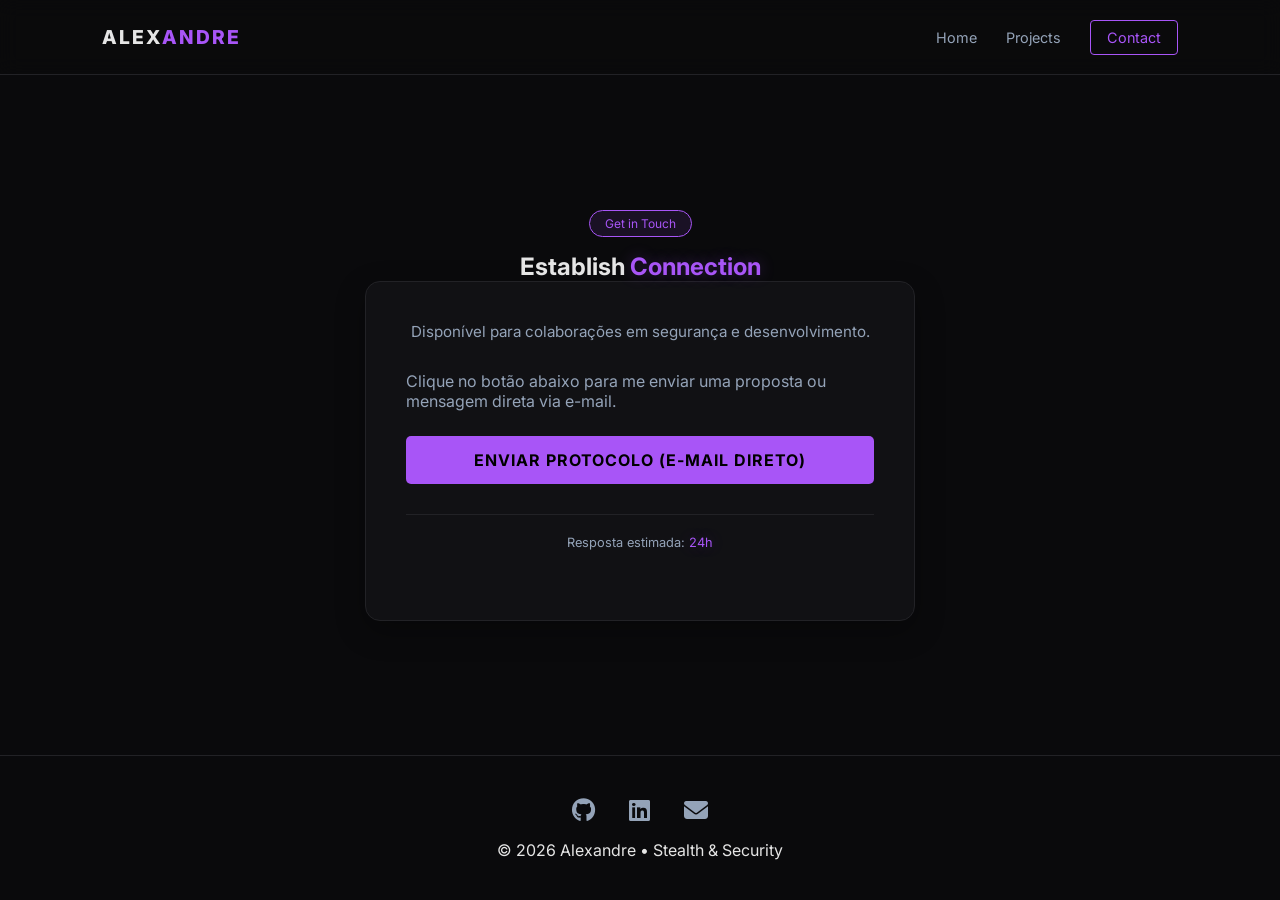
<file: contacto.html>
<!DOCTYPE html>
<html lang="pt-br">
<head>
    <meta charset="UTF-8">
    <meta name="viewport" content="width=device-width, initial-scale=1.0">
    <title>Contacto | Alexandre</title>
    <link href="https://fonts.googleapis.com/css2?family=Inter:wght@300;400;600&family=Fira+Code:wght@400;500&display=swap" rel="stylesheet">
    <link rel="stylesheet" href="https://cdnjs.cloudflare.com/ajax/libs/font-awesome/6.4.0/css/all.min.css">
    <link rel="stylesheet" href="contact.css">
    <link rel="shortcut icon" href="fotos/favicon-32.png" type="image/x-icon">
</head>
<body>

<header>
    <div class="logo">ALEX<span>ANDRE</span></div>
    <nav>
        <a href="index.html">Home</a>
        <a href="projectos.html">Projects</a>
        <a href="contact.html" class="nav-btn active active">Contact</a>
    </nav>
</header>

<div class="main-container">
    <section class="contact-section">
        <div class="badge">Get in Touch</div>
        <h2 class="section-title">Establish <span class="highlight">Connection</span></h2>
        
      <div class="contact-box">
    <p class="subtitle">Disponível para colaborações em segurança e desenvolvimento.</p>
    
    <div class="contact-methods">
        <p style="margin-bottom: 25px; color: var(--text-dim);">
            Clique no botão abaixo para me enviar uma proposta ou mensagem direta via e-mail.
        </p>
        
        <a href="mailto:alexandresjandre301@gmail.com?subject=Conexão%20Portfólio%20-%20[Teu%20Nome]&body=Olá%20Alexandre," 
           class="btn-primary" 
           style="text-decoration: none; display: inline-block; text-align: center; width: 100%;">
            Enviar Protocolo (E-mail Direto)
        </a>
    </div>

    <div style="margin-top: 30px; border-top: 1px solid var(--border); padding-top: 20px;">
        <p class="subtitle" style="font-size: 0.8rem;">Resposta estimada: <span class="highlight">24h</span></p>
    </div>
</div>
    </section>
</div>

<footer>
    <div class="social-links">
        <a href="https://github.com/Alexandre-Andre-301" target="_blank" title="GitHub"><i class="fab fa-github"></i></a>
        <a href="https://www.linkedin.com/in/alexandre-andr%C3%A9-058044294/" target="_blank" title="LinkedIn"><i class="fab fa-linkedin"></i></a>
        <a href="mailto:alexandresjandre301@gmail.com" title="Email"><i class="fas fa-envelope"></i></a>
    </div>
    <p>&copy; 2026 Alexandre • Stealth & Security</p>
</footer>

</body>
</html>
</file>
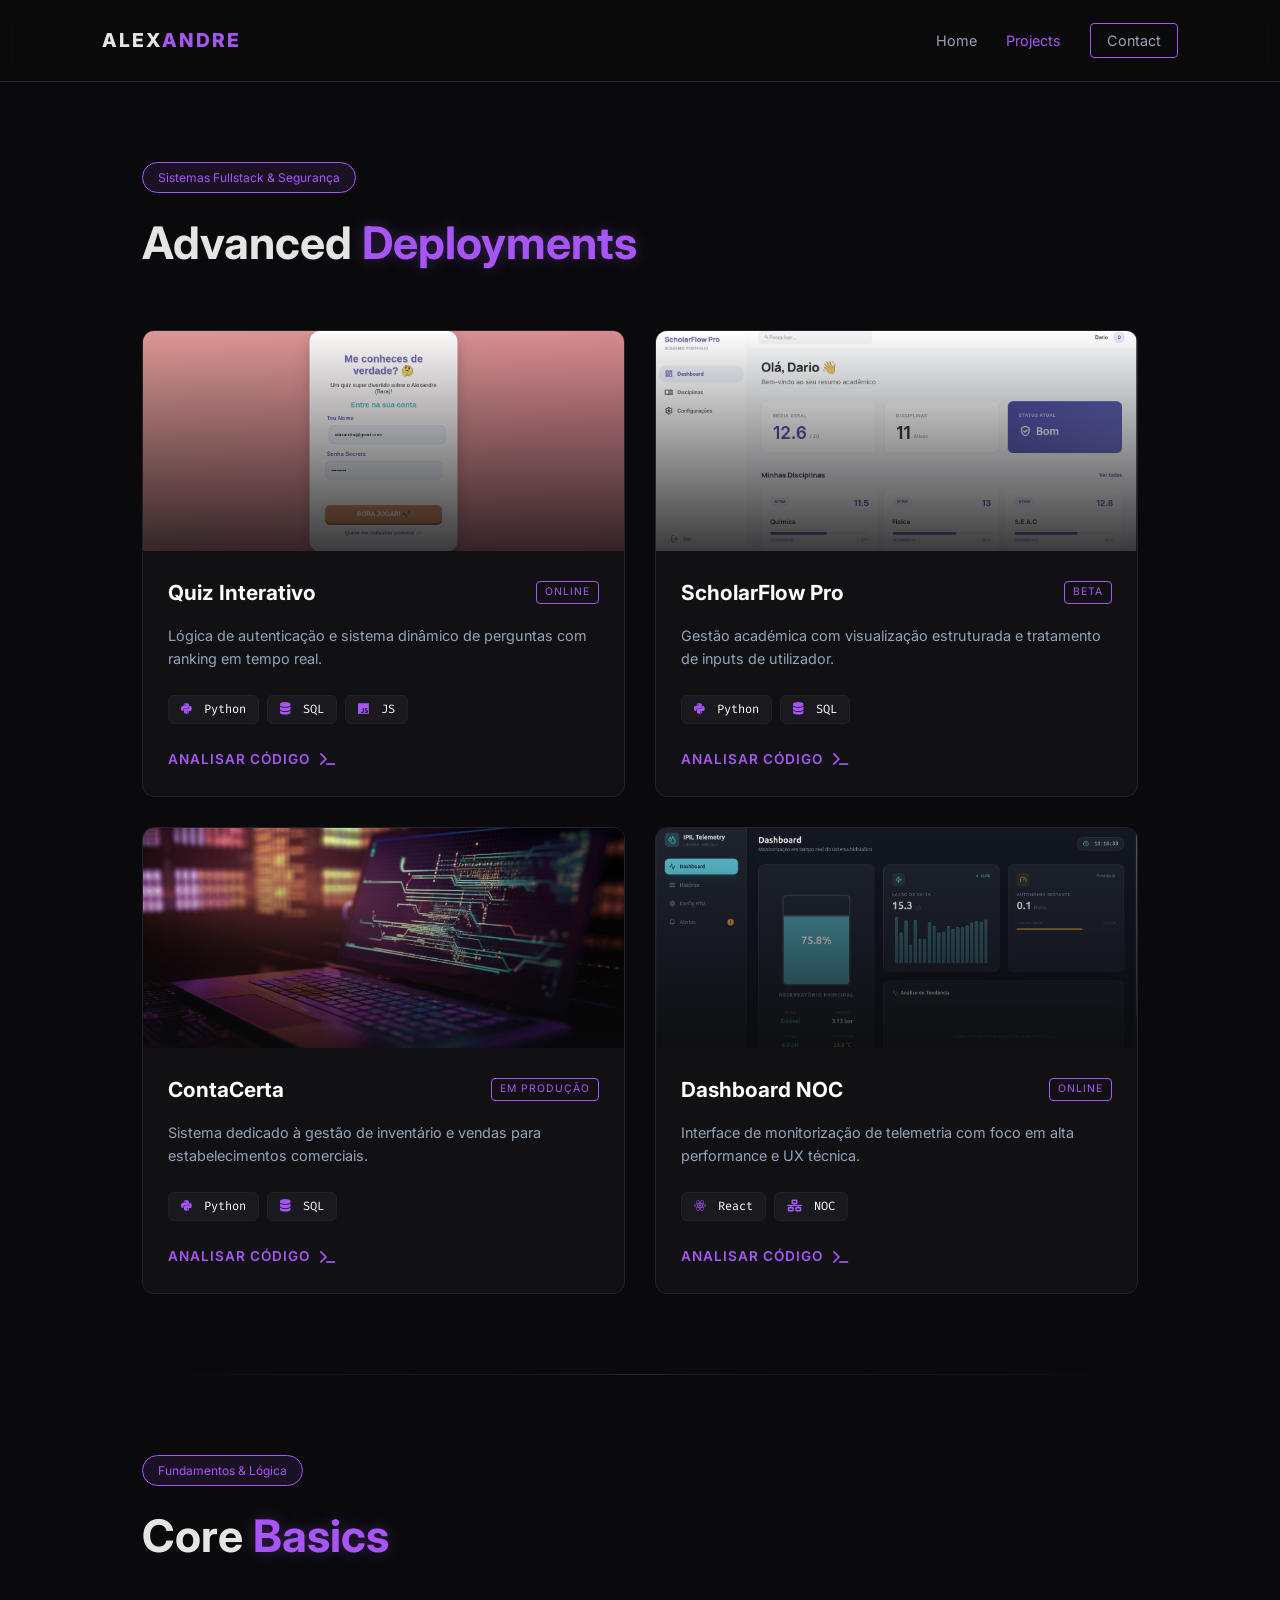
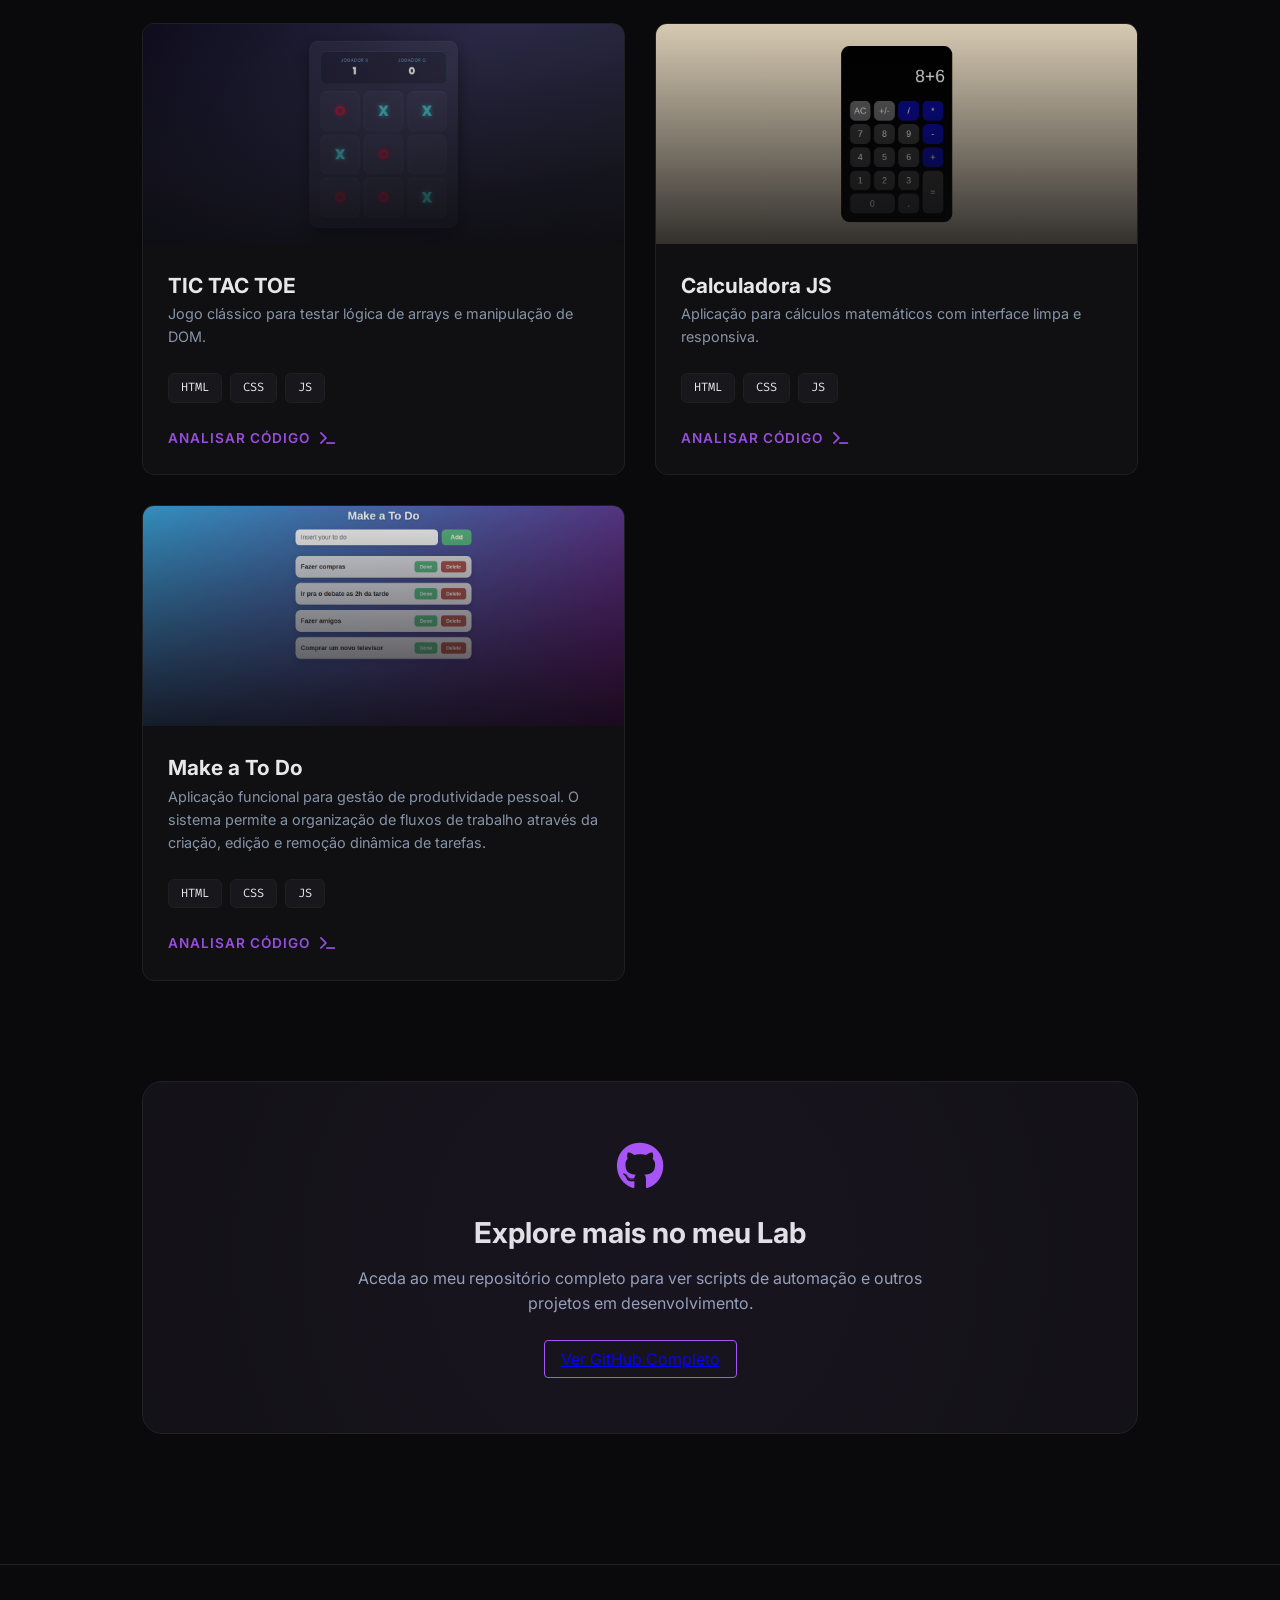
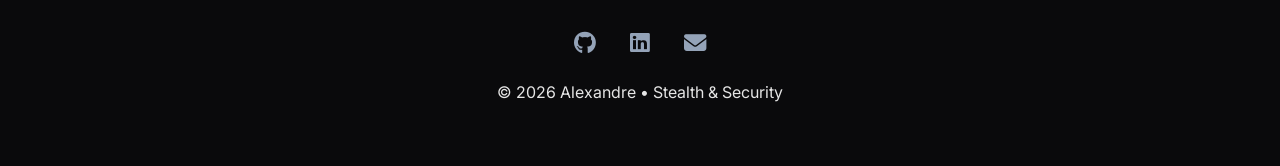
<file: projectos.html>
<!DOCTYPE html>
<html lang="pt-br">
<head>
    <meta charset="UTF-8">
    <meta name="viewport" content="width=device-width, initial-scale=1.0">
    <title>Projetos | Alexandre</title>
    <link href="https://fonts.googleapis.com/css2?family=Inter:wght@300;400;600&family=Fira+Code:wght@400;500&display=swap" rel="stylesheet">
    <link rel="stylesheet" href="https://cdnjs.cloudflare.com/ajax/libs/font-awesome/6.4.0/css/all.min.css">
    <link rel="stylesheet" href="projects.css">
    <link rel="shortcut icon" href="fotos/favicon-32.png" type="image/x-icon">
</head>
<body>

<header>
    <div class="logo">ALEX<span>ANDRE</span></div>
    <nav>
        <a href="index.html">Home</a>
        <a href="projects.html" class="active">Projects</a>
        <a href="contacto.html" class="nav-btn">Contact</a>
    </nav>
</header>

<main class="main-container">
    
    <section class="projects-category">
        <div class="badge">Sistemas Fullstack & Segurança</div>
        <h2 class="section-title">Advanced <span class="highlight">Deployments</span></h2>
        
        <div class="projects-grid">
            <div class="project-card">
                <div class="project-image">
                    <a href="https://how-much-you-know-me-1.onrender.com/login" target="_blank">
                        <img src="fotos/how much u know me.png" alt="Quiz Interativo">
                    </a>
                    <div class="image-overlay"></div>
                </div>
                <div class="project-info">
                    <div class="project-header">
                        <h3>Quiz Interativo</h3>
                        <span class="status">Online</span>
                    </div>
                    <p>Lógica de autenticação e sistema dinâmico de perguntas com ranking em tempo real.</p>
                    <div class="tags">
                        <span><i class="fab fa-python"></i> Python</span>
                        <span><i class="fas fa-database"></i> SQL</span>
                        <span><i class="fab fa-js"></i> JS</span>
                    </div>
                    <a href="https://github.com/Alexandre-Andre-301/How-Much-You-Know-Me" target="_blank" class="project-link">
                        Analisar Código <i class="fas fa-terminal"></i>
                    </a>
                </div>
            </div>

            <div class="project-card">
                <div class="project-image">
                    <a href="https://scholarflow-pro.onrender.com/login" target="_blank">
                        <img src="fotos/scholarflow-pro.png" alt="Sistema de Notas">
                    </a>
                    <div class="image-overlay"></div>
                </div>
                <div class="project-info">
                    <div class="project-header">
                        <h3>ScholarFlow Pro</h3>
                        <span class="status">Beta</span>
                    </div>
                    <p>Gestão académica com visualização estruturada e tratamento de inputs de utilizador.</p>
                    <div class="tags">
                        <span><i class="fab fa-python"></i> Python</span>
                        <span><i class="fas fa-database"></i> SQL</span>
                    </div>
                    <a href="https://github.com/Alexandre-Andre-301/ScholarFlow-Pro" target="_blank" class="project-link">
                        Analisar Código <i class="fas fa-terminal"></i>
                    </a>
                </div>
            </div>

            <div class="project-card">
                <div class="project-image">
                    <a href="https://github.com/Alexandre-Andre-301/ContaCerta" target="_blank">
                        <img src="fotos/em-producaojpg" alt="ContaCerta"> 
                    </a>
                    <div class="image-overlay"></div>
                </div>
                <div class="project-info">
                    <div class="project-header">
                        <h3>ContaCerta</h3>
                        <span class="status">Em Produção</span>
                    </div>
                    <p>Sistema dedicado à gestão de inventário e vendas para estabelecimentos comerciais.</p>
                    <div class="tags">
                        <span><i class="fab fa-python"></i> Python</span>
                        <span><i class="fas fa-database"></i> SQL</span>
                    </div>
                    <a href="https://github.com/Alexandre-Andre-301/ContaCerta" target="_blank" class="project-link">
                        Analisar Código <i class="fas fa-terminal"></i>
                    </a>
                </div>
            </div>

            <div class="project-card">
                <div class="project-image">
                    <a href="https://ipil-telemetry.netlify.app/" target="_blank">
                        <img src="fotos/ipil-telemetry.png" alt="Dashboard NOC">
                    </a>
                    <div class="image-overlay"></div>
                </div>
                <div class="project-info">
                    <div class="project-header">
                        <h3>Dashboard NOC</h3>
                        <span class="status">Online</span>
                    </div>
                    <p>Interface de monitorização de telemetria com foco em alta performance e UX técnica.</p>
                    <div class="tags">
                        <span><i class="fab fa-react"></i> React</span>
                        <span><i class="fas fa-network-wired"></i> NOC</span>
                    </div>
                    <a href="https://github.com/Alexandre-Andre-301/IPIL-Telecom" target="_blank" class="project-link">
                        Analisar Código <i class="fas fa-terminal"></i>
                    </a>
                </div>
            </div>
        </div>
    </section>

    <hr class="section-divider">

    <section class="projects-category">
        <div class="badge">Fundamentos & Lógica</div>
        <h2 class="section-title">Core <span class="highlight">Basics</span></h2>
        
        <div class="projects-grid">
            <div class="project-card basic-card">
                <div class="project-image small-img">
                    <a href="https://alexandre-andre-301.github.io/Tic-Tac-Toe/" target="_blank">
                        <img src="fotos/tic-tac-toe.png" alt="Tic Tac Toe">
                    </a>
                    <div class="image-overlay"></div>
                </div>
                <div class="project-info">
                    <h3>TIC TAC TOE</h3>
                    <p>Jogo clássico para testar lógica de arrays e manipulação de DOM.</p>
                    <div class="tags">
                       <span>HTML</span><span>CSS</span><span>JS</span>
                    </div>
                    <a href="https://github.com/Alexandre-Andre-301/Tic-Tac-Toe" target="_blank" class="project-link">
                        Analisar Código <i class="fas fa-terminal"></i>
                    </a>
                </div>
            </div>

            <div class="project-card basic-card">
                <div class="project-image small-img">
                    <a href="https://alexandre-andre-301.github.io/Calcluladora/" target="_blank">
                        <img src="fotos/calculadora.png" alt="Calculadora">
                    </a>
                    <div class="image-overlay"></div>
                </div>
                <div class="project-info">
                    <h3>Calculadora JS</h3>
                    <p>Aplicação para cálculos matemáticos com interface limpa e responsiva.</p>
                    <div class="tags">
                        <span>HTML</span><span>CSS</span><span>JS</span>
                    </div>
                    <a href="https://github.com/Alexandre-Andre-301/Calcluladora" target="_blank" class="project-link">
                        Analisar Código <i class="fas fa-terminal"></i>
                    </a>
                </div>
            </div>

             <div class="project-card basic-card">
                <div class="project-image small-img">
                    <a href="https://alexandre-andre-301.github.io/To_do/" target="_blank">
                        <img src="fotos/todo.png" alt="Calculadora">
                    </a>
                    <div class="image-overlay"></div>
                </div>
                <div class="project-info">
                    <h3>Make a To Do </h3>
                    <p>Aplicação funcional para gestão de produtividade pessoal. O sistema permite a organização de fluxos de trabalho através da criação, edição e remoção dinâmica de tarefas.</p>
                    <div class="tags">
                        <span>HTML</span><span>CSS</span><span>JS</span>
                    </div>
                    <a href="https://github.com/Alexandre-Andre-301/To_do" target="_blank" class="project-link">
                        Analisar Código <i class="fas fa-terminal"></i>
                    </a>
                </div>
            </div>

        </div>
    </section>

    <section class="github-cta">
        <div class="cta-content">
            <i class="fab fa-github github-big-icon"></i>
            <h3>Explore mais no meu Lab</h3>
            <p>Aceda ao meu repositório completo para ver scripts de automação e outros projetos em desenvolvimento.</p>
            <a href="https://github.com/Alexandre-Andre-301" target="_blank" class="nav-btn">Ver GitHub Completo</a>
        </div>
    </section>

</main>

 

<footer>
    <div class="social-links">
        <a href="https://github.com/Alexandre-Andre-301" target="_blank"><i class="fab fa-github"></i></a>
        <a href="https://www.linkedin.com/in/alexandre-andr%C3%A9-058044294/" target="_blank"><i class="fab fa-linkedin"></i></a>
        <a href="mailto:alexandresjandre301@gmail.com"><i class="fas fa-envelope"></i></a>
    </div>
    <p>&copy; 2026 Alexandre • Stealth & Security</p>
</footer>
</body>
</html>
</file>
<file: contact.css>
:root {
    --bg-color: #0a0a0c;
    --card-bg: #111114;
    --primary: #a855f7;
    --text-main: #e5e5e5;
    --text-dim: #94a3b8;
    --border: #222226;
    --transition: all 0.3s ease;
}

* {
    margin: 0;
    padding: 0;
    box-sizing: border-box;
}

body {
    background-color: var(--bg-color);
    color: var(--text-main);
    font-family: 'Inter', sans-serif;
    min-height: 100vh;
    display: flex;
    flex-direction: column;
}

header {
    display: flex;
    justify-content: space-between;
    align-items: center;
    padding: 25px 8%;
    border-bottom: 1px solid var(--border);
    background: rgba(10, 10, 12, 0.8);
    backdrop-filter: blur(10px);
}

.logo {
    font-weight: 800;
    letter-spacing: 2px;
    font-size: 1.2rem;
}

.logo span {
    color: var(--primary);
}

nav a {
    margin-left: 25px;
    text-decoration: none;
    color: var(--text-dim);
    font-size: 0.9rem;
    transition: var(--transition);
}

.nav-btn { border: 1px solid var(--primary); padding: 8px 16px; border-radius: 4px; }
.active { color: var(--primary); border-color: var(--primary); }
nav a:hover, .active { color: var(--primary); }
nav a {
    margin-left: 25px;
    text-decoration: none;
    color: var(--text-dim);
    font-size: 0.9rem;
    transition: var(--transition);
}

.main-container {
    flex: 1;
    display: flex;
    justify-content: center;
    align-items: center;
    padding: 40px 20px;
    animation: fadeIn 1s ease-out;
}

.contact-section {
    width: 100%;
    max-width: 550px;
    text-align: center;
}

.badge {
    display: inline-block;
    padding: 5px 15px;
    background: rgba(168, 85, 247, 0.1);
    border: 1px solid var(--primary);
    border-radius: 20px;
    font-size: 0.75rem;
    color: var(--primary);
    margin-bottom: 15px;
}

.highlight { color: var(--primary); text-shadow: 0 0 15px rgba(168, 85, 247, 0.3); }

.contact-box {
    background: var(--card-bg);
    padding: 40px;
    border-radius: 15px;
    border: 1px solid var(--border);
    text-align: left;
    box-shadow: 0 10px 30px rgba(0,0,0,0.3);
}

.subtitle {
    color: var(--text-dim);
    margin-bottom: 30px;
    font-size: 0.95rem;
    text-align: center;
}

.input-group {
    position: relative;
    margin-bottom: 30px;
}

.input-group input, 
.input-group textarea {
    width: 100%;
    padding: 12px 5px;
    background: transparent;
    border: none;
    border-bottom: 1px solid var(--border);
    color: #fff;
    font-size: 1rem;
    outline: none;
    transition: var(--transition);
}

.input-group textarea { height: 100px; resize: none; }

.input-group label {
    position: absolute;
    left: 5px;
    top: 12px;
    color: var(--text-dim);
    pointer-events: none;
    transition: 0.3s;
}

/* Animação do Label */
.input-group input:focus ~ label,
.input-group input:not(:placeholder-shown) ~ label,
.input-group textarea:focus ~ label,
.input-group textarea:not(:placeholder-shown) ~ label {
    top: -15px;
    font-size: 0.8rem;
    color: var(--primary);
}

.bar {
    position: absolute;
    bottom: 0;
    left: 0;
    width: 0;
    height: 2px;
    background: var(--primary);
    transition: 0.4s;
}

.input-group input:focus ~ .bar,
.input-group textarea:focus ~ .bar {
    width: 100%;
}

/* BOTÃO */
.btn-primary {
    width: 100%;
    background: var(--primary);
    color: #000;
    padding: 14px;
    border: none;
    border-radius: 5px;
    font-weight: 700;
    cursor: pointer;
    transition: var(--transition);
    text-transform: uppercase;
    letter-spacing: 1px;
}

.btn-primary:hover {
    transform: translateY(-3px);
    box-shadow: 0 5px 15px rgba(168, 85, 247, 0.4);
}

/* FOOTER COM ÍCONES */
footer {
    text-align: center;
    padding: 40px 20px;
    border-top: 1px solid var(--border);
}

.social-links {
    margin-bottom: 15px;
}

.social-links a {
    color: var(--text-dim);
    font-size: 1.5rem;
    margin: 0 15px;
    transition: var(--transition);
}

.social-links a:hover {
    color: var(--primary);
    transform: translateY(-3px);
    display: inline-block;
}

@keyframes fadeIn {
    from { opacity: 0; transform: translateY(10px); }
    to { opacity: 1; transform: translateY(0); }
}
</file>
<file: projects.css>
:root {
    --bg-color: #0a0a0c;
    --card-bg: #111114;
    --primary: #a855f7;
    --text-main: #e5e5e5;
    --text-dim: #94a3b8;
    --border: #222226;
    --transition: all 0.4s cubic-bezier(0.165, 0.84, 0.44, 1);
}

* { margin: 0; padding: 0; box-sizing: border-box; }

body {
    background-color: var(--bg-color);
    color: var(--text-main);
    font-family: 'Inter', sans-serif;
    line-height: 1.6;
    overflow-x: hidden;
}

/* HEADER FIXO */
header {
    display: flex;
    justify-content: space-between;
    align-items: center;
    padding: 25px 8%;
    border-bottom: 1px solid var(--border);
    background: rgba(10, 10, 12, 0.8);
    backdrop-filter: blur(10px);
    position: sticky;
    top: 0;
    z-index: 100;
}
.nav-btn { border: 1px solid var(--primary); padding: 8px 16px; border-radius: 4px; }

.logo {
    font-weight: 800;
    letter-spacing: 2px;
    font-size: 1.2rem;
}

.logo span {
    color: var(--primary);
}

nav a {
    margin-left: 25px;
    text-decoration: none;
    color: var(--text-dim);
    font-size: 0.9rem;
    transition: var(--transition);
}

nav a:hover, .active { color: var(--primary); }

/* MAIN CONTAINER */
.main-container {
    padding: 80px 8%;
    max-width: 1200px;
    margin: 0 auto;
    animation: fadeIn 0.8s ease-out;
}

.badge {
    display: inline-block;
    padding: 5px 15px;
    background: rgba(168, 85, 247, 0.1);
    border: 1px solid var(--primary);
    border-radius: 20px;
    font-size: 0.75rem;
    color: var(--primary);
    margin-bottom: 15px;
}

.section-title { font-size: clamp(2rem, 5vw, 2.8rem); margin-bottom: 50px; }
.highlight { color: var(--primary); text-shadow: 0 0 15px rgba(168, 85, 247, 0.3); }

/* GRID DE PROJETOS */
.projects-grid {
    display: grid;
    grid-template-columns: repeat(auto-fit, minmax(320px, 1fr));
    gap: 30px;
}

/* CARD DE PROJETO */
.project-card {
    background: var(--card-bg);
    border-radius: 12px;
    border: 1px solid var(--border);
    overflow: hidden;
    transition: var(--transition);
    display: flex;
    flex-direction: column;
}

.project-card:hover {
    transform: translateY(-10px);
    border-color: var(--primary);
    box-shadow: 0 20px 40px rgba(0,0,0,0.5);
}

/* AREA DA IMAGEM */
.project-image {
    width: 100%;
    height: 220px;
    overflow: hidden;
    position: relative;
}

.project-image img {
    width: 100%;
    height: 100%;
    object-fit: cover;
    transition: transform 0.8s ease;
    filter: grayscale(40%); /* Vibe mais séria */
}

.project-card:hover .project-image img {
    transform: scale(1.1);
    filter: grayscale(0%);
}

.image-overlay {
    position: absolute;
    top: 0;
    left: 0;
    width: 100%;
    height: 100%;
    background: linear-gradient(to bottom, transparent, rgba(10,10,12,0.8));
}

/* CONTEUDO DO CARD */
.project-info {
    padding: 25px;
    flex: 1;
    display: flex;
    flex-direction: column;
}

.project-header {
    display: flex;
    justify-content: space-between;
    align-items: center;
    margin-bottom: 15px;
}

.status {
    font-size: 0.65rem;
    text-transform: uppercase;
    color: var(--primary);
    border: 1px solid var(--primary);
    padding: 2px 8px;
    border-radius: 4px;
    letter-spacing: 1px;
}

.project-info h3 { font-size: 1.3rem; color: #fff; }

.project-info p {
    color: var(--text-dim);
    font-size: 0.9rem;
    margin-bottom: 25px;
    line-height: 1.6;
    flex: 1; /* Garante que as tags fiquem sempre no fundo */
}

/* TAGS */
.tags { display: flex; flex-wrap: wrap; gap: 8px; margin-bottom: 25px; }

.tags span {
    background: #1a1a1e;
    border: 1px solid var(--border);
    padding: 4px 12px;
    border-radius: 6px;
    font-size: 0.75rem;
    font-family: 'Fira Code', monospace;
    color: #fff;
}

.tags i { color: var(--primary); margin-right: 5px; }

/* LINK */
.project-link {
    text-decoration: none;
    color: var(--primary);
    font-weight: 600;
    font-size: 0.85rem;
    display: flex;
    align-items: center;
    gap: 10px;
    transition: var(--transition);
    text-transform: uppercase;
    letter-spacing: 1px;
}

.project-link:hover { gap: 18px; color: #fff; }

/* FOOTER */
footer {
    text-align: center;
    padding: 60px 20px;
    border-top: 1px solid var(--border);
    margin-top: 50px;
}

.social-links { margin-bottom: 20px; }
.social-links a {
    color: var(--text-dim);
    font-size: 1.4rem;
    margin: 0 15px;
    transition: var(--transition);
    display: inline-block;
}
.social-links a:hover { color: var(--primary); transform: translateY(-5px); }

@keyframes fadeIn {
    from { opacity: 0; transform: translateY(20px); }
    to { opacity: 1; transform: translateY(0); }
}
/* Divisor entre categorias */
.section-divider {
    border: 0;
    height: 1px;
    background: linear-gradient(to right, transparent, var(--border), transparent);
    margin: 80px 0;
}

.projects-category {
    margin-bottom: 60px;
}

/* Estilo para os cards básicos serem um pouco menores ou discretos */
.basic-card {
    opacity: 0.9;
}

.basic-card:hover {
    opacity: 1;
}

/* Call to Action Final */
.github-cta {
    margin-top: 100px;
    padding: 60px;
    background: var(--card-bg);
    border: 1px solid var(--border);
    border-radius: 20px;
    text-align: center;
    position: relative;
    overflow: hidden;
}

.github-cta::before {
    content: '';
    position: absolute;
    top: -50%;
    left: -50%;
    width: 200%;
    height: 200%;
    background: radial-gradient(circle, rgba(168, 85, 247, 0.05) 0%, transparent 70%);
    pointer-events: none;
}

.github-big-icon {
    font-size: 3rem;
    color: var(--primary);
    margin-bottom: 20px;
}

.cta-content h3 {
    font-size: 1.8rem;
    margin-bottom: 10px;
}

.cta-content p {
    color: var(--text-dim);
    margin-bottom: 30px;
    max-width: 600px;
    margin-left: auto;
    margin-right: auto;
}
</file>
